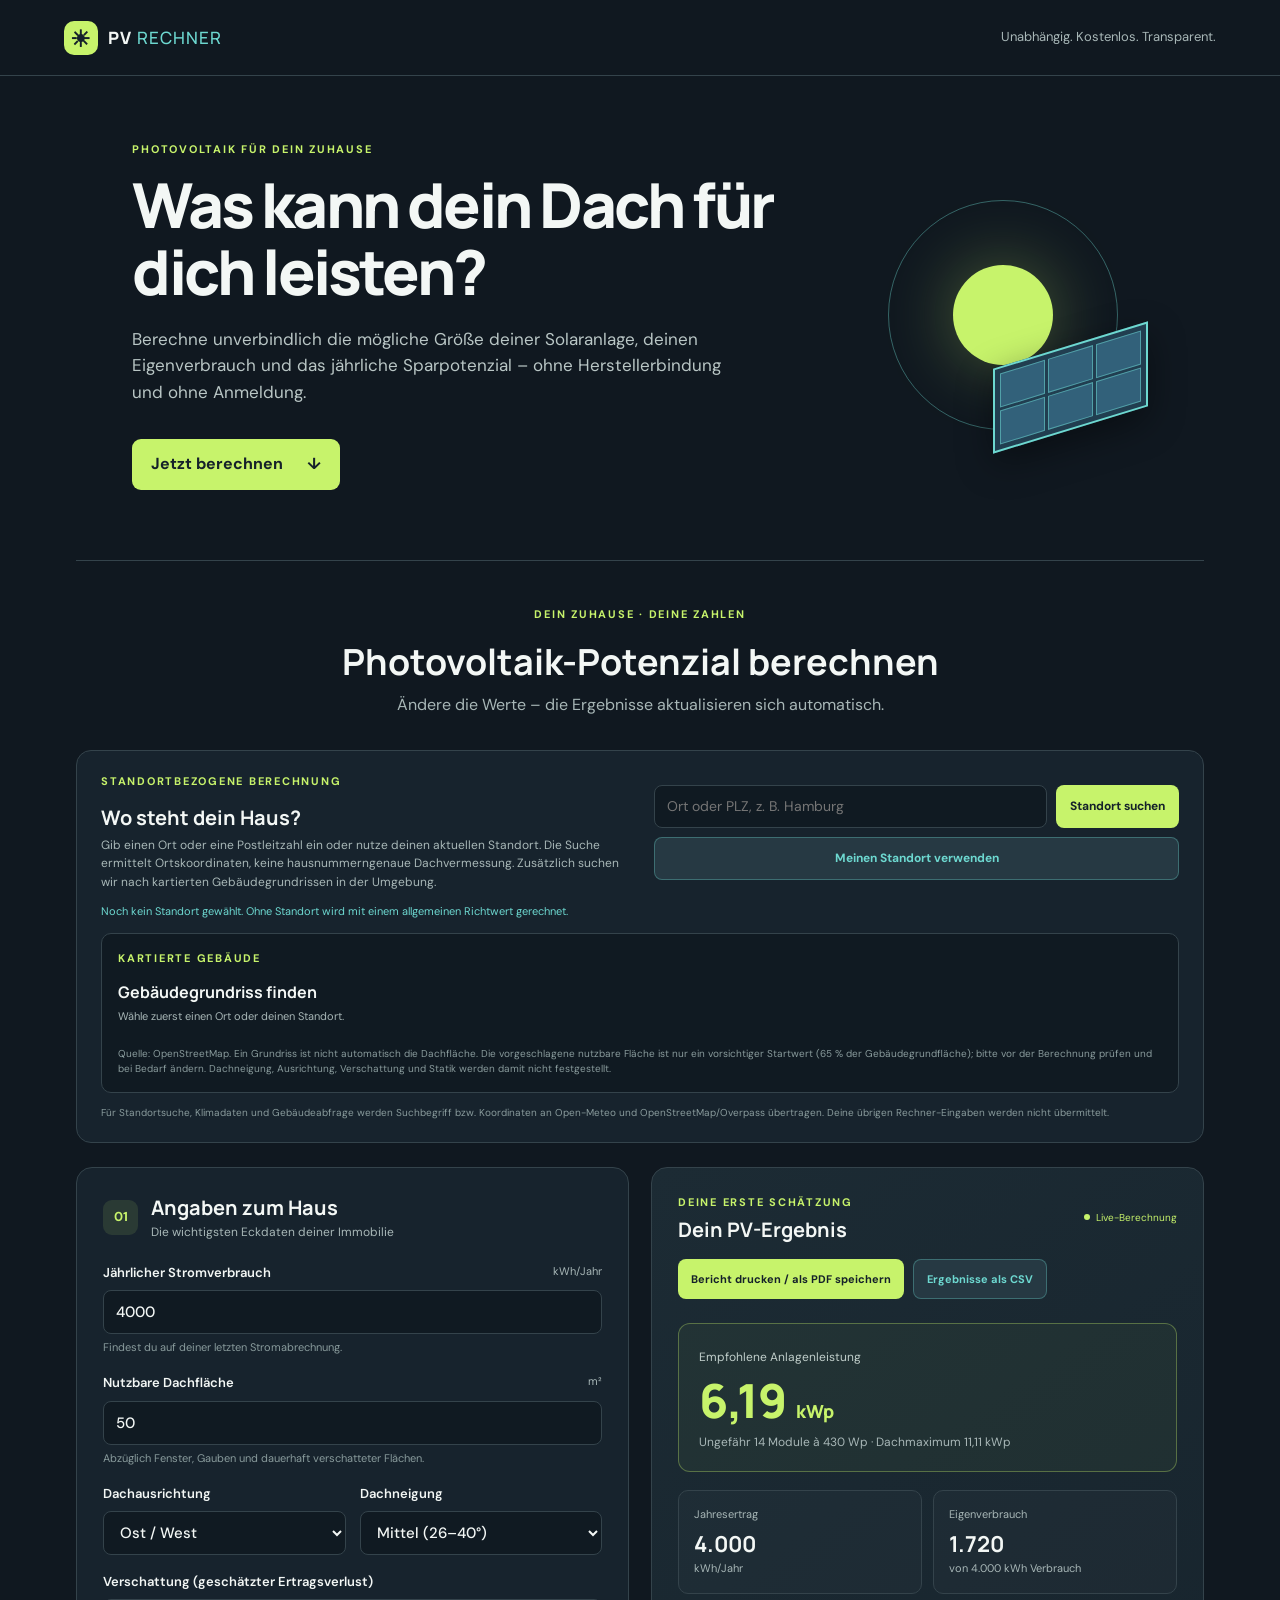
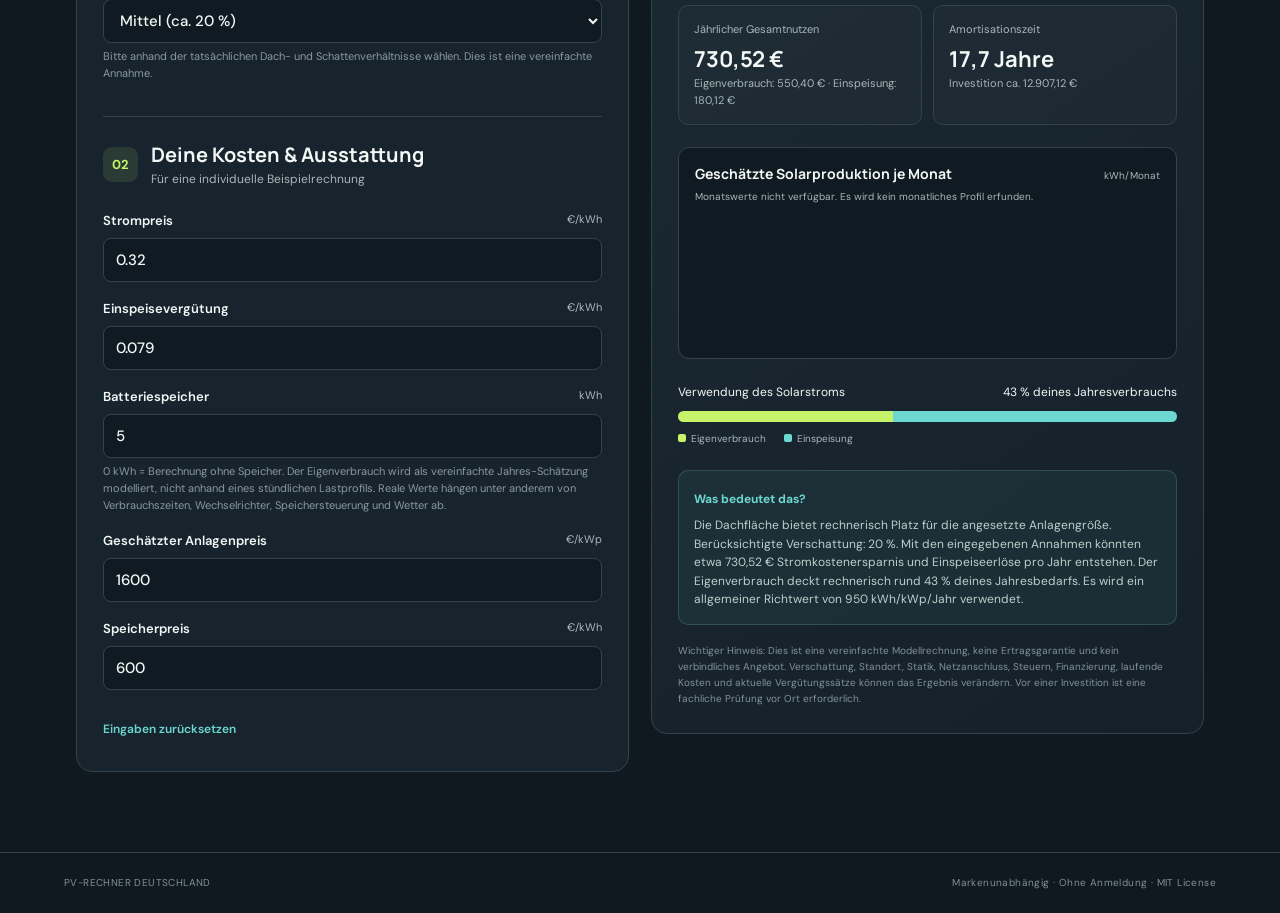
<file: docs/index.html>
<!doctype html>
<html lang="de">
<head>
  <meta charset="utf-8">
  <meta name="viewport" content="width=device-width, initial-scale=1">
  <meta name="theme-color" content="#101820">
  <meta name="description" content="Kostenloser, markenunabhängiger Photovoltaik-Rechner für Eigenheime in Deutschland.">
  <title>PV-Rechner Deutschland – unabhängig & kostenlos</title>
  <link rel="stylesheet" href="styles.css">
  <script src="pv-model.js" defer></script>
  <script src="app.js" defer></script>
</head>
<body>
  <header class="site-header">
    <a class="brand" href="#" aria-label="PV Rechner Startseite"><span class="brand-mark">☀</span><span>PV<span class="brand-light">RECHNER</span></span></a>
    <span class="header-note">Unabhängig. Kostenlos. Transparent.</span>
  </header>
  <main>
    <section class="hero">
      <div class="hero-copy">
        <p class="eyebrow">PHOTOVOLTAIK FÜR DEIN ZUHAUSE</p>
        <h1>Was kann dein Dach für dich leisten?</h1>
        <p class="intro">Berechne unverbindlich die mögliche Größe deiner Solaranlage, deinen Eigenverbrauch und das jährliche Sparpotenzial – ohne Herstellerbindung und ohne Anmeldung.</p>
        <a class="primary-link" href="#rechner">Jetzt berechnen <span aria-hidden="true">↓</span></a>
      </div>
      <div class="sun-graphic" aria-hidden="true"><div class="sun-core"></div><div class="sun-orbit"></div><div class="panel-graphic"><i></i><i></i><i></i><i></i><i></i><i></i></div></div>
    </section>
    <section class="calculator-section" id="rechner">
      <div class="section-heading">
        <p class="eyebrow">DEIN ZUHAUSE · DEINE ZAHLEN</p>
        <h2>Photovoltaik-Potenzial berechnen</h2>
        <p>Ändere die Werte – die Ergebnisse aktualisieren sich automatisch.</p>
      </div>
      <section class="location-panel" aria-labelledby="location-title">
        <div class="location-copy">
          <p class="eyebrow">STANDORTBEZOGENE BERECHNUNG</p>
          <h3 id="location-title">Wo steht dein Haus?</h3>
          <p>Gib einen Ort oder eine Postleitzahl ein oder nutze deinen aktuellen Standort. Die Suche ermittelt Ortskoordinaten, keine hausnummerngenaue Dachvermessung. Zusätzlich suchen wir nach kartierten Gebäudegrundrissen in der Umgebung.</p>
        </div>
        <div class="location-controls">
          <label class="sr-only" for="location-search">Ort oder Postleitzahl</label>
          <input id="location-search" type="search" placeholder="Ort oder PLZ, z. B. Hamburg" autocomplete="postal-code">
          <button id="location-search-button" type="button" class="location-button">Standort suchen</button>
          <button id="locate-button" type="button" class="location-button secondary">Meinen Standort verwenden</button>
        </div>
        <p id="location-status" class="location-status" role="status" aria-live="polite">Noch kein Standort gewählt. Ohne Standort wird mit einem allgemeinen Richtwert gerechnet.</p>
        <p id="location-details" class="location-details" hidden></p>
        <section class="building-panel" aria-labelledby="building-title">
          <div>
            <p class="eyebrow">KARTIERTE GEBÄUDE</p>
            <h4 id="building-title">Gebäudegrundriss finden</h4>
            <p id="building-status" class="building-status" aria-live="polite">Wähle zuerst einen Ort oder deinen Standort.</p>
          </div>
          <div id="building-results" class="building-results"></div>
          <p class="building-note">Quelle: OpenStreetMap. Ein Grundriss ist nicht automatisch die Dachfläche. Die vorgeschlagene nutzbare Fläche ist nur ein vorsichtiger Startwert (65 % der Gebäudegrundfläche); bitte vor der Berechnung prüfen und bei Bedarf ändern. Dachneigung, Ausrichtung, Verschattung und Statik werden damit nicht festgestellt.</p>
        </section>
        <p class="location-privacy">Für Standortsuche, Klimadaten und Gebäudeabfrage werden Suchbegriff bzw. Koordinaten an Open-Meteo und OpenStreetMap/Overpass übertragen. Deine übrigen Rechner-Eingaben werden nicht übermittelt.</p>
      </section>
      <div class="calculator-layout">
        <form id="pv-form" class="input-panel">
          <div class="form-heading"><span class="step">01</span><div><h3>Angaben zum Haus</h3><p>Die wichtigsten Eckdaten deiner Immobilie</p></div></div>
          <label for="consumption">Jährlicher Stromverbrauch <span class="unit">kWh/Jahr</span></label>
          <input id="consumption" type="number" min="500" max="30000" step="100" value="4000" required>
          <div class="field-hint">Findest du auf deiner letzten Stromabrechnung.</div>
          <label for="roof-area">Nutzbare Dachfläche <span class="unit">m²</span></label>
          <input id="roof-area" type="number" min="6" max="500" step="1" value="50" required>
          <div class="field-hint">Abzüglich Fenster, Gauben und dauerhaft verschatteter Flächen.</div>
          <div class="two-columns">
            <div><label for="orientation">Dachausrichtung</label><select id="orientation"><option value="1">Süd</option><option value="0.94">Südost / Südwest</option><option value="0.85" selected>Ost / West</option><option value="0.72">Nordost / Nordwest</option><option value="0.62">Nord</option></select></div>
            <div><label for="tilt">Dachneigung</label><select id="tilt"><option value="0.92">Flach (0–10°)</option><option value="0.98">Leicht (11–25°)</option><option value="1" selected>Mittel (26–40°)</option><option value="0.96">Steil (41–60°)</option><option value="0.88">Sehr steil (über 60°)</option></select></div>
          </div>
          <label for="shading">Verschattung (geschätzter Ertragsverlust)</label>
          <select id="shading"><option value="1">Keine / kaum Verschattung</option><option value="0.9">Leicht (ca. 10 %)</option><option value="0.8" selected>Mittel (ca. 20 %)</option><option value="0.65">Stark (ca. 35 %)</option></select>
          <div class="field-hint">Bitte anhand der tatsächlichen Dach- und Schattenverhältnisse wählen. Dies ist eine vereinfachte Annahme.</div>
          <div class="form-heading second"><span class="step">02</span><div><h3>Deine Kosten & Ausstattung</h3><p>Für eine individuelle Beispielrechnung</p></div></div>
          <label for="electricity-price">Strompreis <span class="unit">€/kWh</span></label>
          <input id="electricity-price" type="number" min="0.05" max="1" step="0.01" value="0.32" required>
          <label for="feed-in">Einspeisevergütung <span class="unit">€/kWh</span></label>
          <input id="feed-in" type="number" min="0" max="1" step="0.001" value="0.079" required>
          <label for="battery">Batteriespeicher <span class="unit">kWh</span></label>
          <input id="battery" type="number" min="0" max="30" step="0.5" value="5">
          <div class="field-hint">0 kWh = Berechnung ohne Speicher. Der Eigenverbrauch wird als vereinfachte Jahres-Schätzung modelliert, nicht anhand eines stündlichen Lastprofils. Reale Werte hängen unter anderem von Verbrauchszeiten, Wechselrichter, Speichersteuerung und Wetter ab.</div>
          <label for="system-cost">Geschätzter Anlagenpreis <span class="unit">€/kWp</span></label>
          <input id="system-cost" type="number" min="500" max="5000" step="50" value="1600">
          <label for="battery-cost">Speicherpreis <span class="unit">€/kWh</span></label>
          <input id="battery-cost" type="number" min="100" max="2000" step="50" value="600">
          <button class="reset-button" type="reset">Eingaben zurücksetzen</button>
        </form>
        <section class="results-panel" aria-live="polite" aria-label="Berechnungsergebnisse">
          <div class="results-top"><div><p class="eyebrow">DEINE ERSTE SCHÄTZUNG</p><h3>Dein PV-Ergebnis</h3></div><span class="live-dot">Live-Berechnung</span></div>
          <div class="report-actions"><button id="print-report" type="button">Bericht drucken / als PDF speichern</button><button id="export-csv" type="button" class="secondary">Ergebnisse als CSV</button></div>
          <div id="calc-error" class="calc-error" role="alert" hidden></div>
          <div class="main-result"><span>Empfohlene Anlagenleistung</span><strong id="system-size">– <small>kWp</small></strong><p id="panel-count">–</p></div>
          <div class="metrics-grid">
            <article class="metric"><span>Jahresertrag</span><strong id="yield">–</strong><small>kWh/Jahr</small></article>
            <article class="metric"><span>Eigenverbrauch</span><strong id="self-use">–</strong><small id="self-use-detail">kWh/Jahr</small></article>
            <article class="metric"><span>Jährlicher Gesamtnutzen</span><strong id="savings">–</strong><small id="savings-detail">Eigenverbrauch + Einspeisung</small></article>
            <article class="metric"><span>Amortisationszeit</span><strong id="payback">–</strong><small id="investment">geschätzte Investition</small></article>
          </div>
          <section class="monthly-panel" aria-labelledby="monthly-title">
            <div class="monthly-heading"><h4 id="monthly-title">Geschätzte Solarproduktion je Monat</h4><span>kWh/Monat</span></div>
            <p id="monthly-status" class="monthly-status" role="status">Wähle einen Standort, um ein monatliches Strahlungsprofil zu laden.</p>
            <div id="monthly-yield" class="monthly-chart" aria-label="Monatliche geschätzte Solarproduktion"></div>
          </section>
          <div class="energy-bar-wrap"><div class="bar-label"><span>Verwendung des Solarstroms</span><span id="coverage">–</span></div><div class="energy-bar"><span id="used-bar"></span><span id="export-bar"></span></div><div class="legend"><span><i class="legend-own"></i>Eigenverbrauch</span><span><i class="legend-export"></i>Einspeisung</span></div></div>
          <div class="assumption-box"><strong>Was bedeutet das?</strong><p id="summary">Gib deine Daten ein, um eine erste Orientierung zu erhalten.</p></div>
          <div id="partner-cta" class="partner-cta" hidden><div><strong id="partner-cta-title">Nächster Schritt</strong><p>Du möchtest deine Planung mit einem Fachbetrieb besprechen? Öffne direkt dessen Kontaktseite.</p></div><a id="partner-cta-link" href="#" target="_blank" rel="noopener noreferrer">Beratung anfragen <span aria-hidden="true">↗</span></a></div>
          <p class="disclaimer">Wichtiger Hinweis: Dies ist eine vereinfachte Modellrechnung, keine Ertragsgarantie und kein verbindliches Angebot. Verschattung, Standort, Statik, Netzanschluss, Steuern, Finanzierung, laufende Kosten und aktuelle Vergütungssätze können das Ergebnis verändern. Vor einer Investition ist eine fachliche Prüfung vor Ort erforderlich.</p>
        </section>
      </div>
    </section>
  </main>
  <footer><span>PV-RECHNER DEUTSCHLAND</span><span>Markenunabhängig · Ohne Anmeldung · MIT License</span></footer>
</body>
</html>
</file>
<file: docs/styles.css>
@import url('https://fonts.googleapis.com/css2?family=DM+Sans:wght@400;500;600;700&family=Manrope:wght@400;500;600;700;800&display=swap');
:root{color-scheme:dark;--bg:#101820;--panel:#17232d;--panel2:#1d2b35;--text:#f3f7f5;--muted:#a8b7b7;--line:#34434b;--lime:#c7f36b;--cyan:#6dd8d0}
*{box-sizing:border-box}html{scroll-behavior:smooth}body{margin:0;background:var(--bg);color:var(--text);font-family:'DM Sans',sans-serif;line-height:1.55}.site-header{height:76px;display:flex;align-items:center;justify-content:space-between;padding:0 max(5vw,22px);border-bottom:1px solid var(--line)}.brand{display:flex;gap:10px;align-items:center;color:var(--text);text-decoration:none;font:800 17px Manrope,sans-serif;letter-spacing:.06em}.brand-mark{display:grid;place-items:center;width:34px;height:34px;border-radius:10px;background:var(--lime);color:#14202a;font-size:23px}.brand-light{font-weight:500;color:var(--cyan);margin-left:5px}.header-note{font-size:13px;color:var(--muted)}main{max-width:1180px;margin:auto;padding:0 26px}.hero{min-height:430px;display:flex;align-items:center;justify-content:space-between;gap:40px;padding:65px 5% 70px}.hero-copy{max-width:650px}.eyebrow{font-size:11px;font-weight:700;letter-spacing:.16em;color:var(--lime);margin:0 0 14px}.hero h1{font:800 clamp(38px,5vw,62px)/1.08 Manrope,sans-serif;letter-spacing:-.045em;margin:0 0 20px}.intro{max-width:590px;color:#b9c6c5;font-size:17px}.primary-link{display:inline-flex;gap:24px;align-items:center;margin-top:17px;padding:13px 19px;border-radius:9px;background:var(--lime);color:#15212a;text-decoration:none;font-weight:700}.sun-graphic{width:290px;height:260px;position:relative;flex:none;display:grid;place-items:center}.sun-core{width:100px;height:100px;border-radius:50%;background:var(--lime);box-shadow:0 0 70px #c7f36b55}.sun-orbit{position:absolute;width:230px;height:230px;border:1px solid #6dd8d066;border-radius:50%}.panel-graphic{position:absolute;bottom:15px;right:0;width:155px;height:85px;transform:skewY(-17deg);background:#213e50;border:2px solid var(--cyan);display:grid;grid-template-columns:repeat(3,1fr);grid-template-rows:repeat(2,1fr);gap:3px;padding:5px;box-shadow:0 12px 35px #0006}.panel-graphic i{background:#32617a;border:1px solid #6dd8d088}.calculator-section{padding:45px 0 80px;border-top:1px solid var(--line)}.section-heading{text-align:center;margin-bottom:32px}.section-heading h2{font:700 clamp(27px,3vw,36px) Manrope,sans-serif;margin:0 0 7px}.section-heading>p:last-child{color:var(--muted);margin:0}.calculator-layout{display:grid;grid-template-columns:minmax(0,1fr) minmax(0,1fr);gap:22px;align-items:start}.input-panel,.results-panel{background:var(--panel);border:1px solid var(--line);border-radius:16px;padding:26px}.form-heading{display:flex;gap:13px;align-items:center;margin-bottom:22px}.step{width:35px;height:35px;display:grid;place-items:center;border-radius:9px;background:#c7f36b1c;color:var(--lime);font-weight:700;font-size:13px}.form-heading h3,.results-top h3{font:700 20px Manrope,sans-serif;margin:0}.form-heading p{font-size:12px;color:var(--muted);margin:2px 0 0}.input-panel label{display:flex;justify-content:space-between;gap:12px;font-size:13px;font-weight:600;margin:17px 0 7px}.unit{font-size:11px;color:var(--muted);font-weight:400}.input-panel input,.input-panel select{width:100%;height:44px;border-radius:8px;border:1px solid var(--line);background:#101a22;color:var(--text);padding:0 12px;font:500 15px 'DM Sans',sans-serif;outline:none}.input-panel input:focus,.input-panel select:focus{border-color:var(--cyan);box-shadow:0 0 0 3px #6dd8d01c}.field-hint{font-size:11px;color:#899b9c;margin-top:5px}.two-columns{display:grid;grid-template-columns:1fr 1fr;gap:14px}.form-heading.second{margin-top:34px;padding-top:24px;border-top:1px solid var(--line)}.reset-button{margin-top:23px;border:0;background:none;color:var(--cyan);font:600 12px 'DM Sans';cursor:pointer;padding:8px 0}.results-panel{background:linear-gradient(145deg,#1c2b34,#15212a)}.results-top{display:flex;align-items:center;justify-content:space-between;gap:10px}.results-top .eyebrow{margin-bottom:5px}.live-dot{font-size:10px;color:var(--lime);white-space:nowrap}.live-dot:before{content:'';display:inline-block;width:6px;height:6px;border-radius:50%;background:var(--lime);margin:0 6px 1px 0}.main-result{margin:24px 0 18px;padding:20px;border:1px solid #c7f36b55;border-radius:12px;background:#c7f36b0b}.main-result>span{font-size:12px;color:#c0ceca}.main-result strong{display:block;font:800 47px/1.2 Manrope,sans-serif;color:var(--lime);margin:4px 0}.main-result strong small{font-size:18px}.main-result p{font-size:12px;color:var(--muted);margin:0}.metrics-grid{display:grid;grid-template-columns:1fr 1fr;gap:11px}.metric{padding:15px;border:1px solid var(--line);border-radius:10px;background:#ffffff05}.metric span,.metric small{display:block;color:var(--muted);font-size:11px}.metric strong{display:block;font:700 22px Manrope,sans-serif;margin:6px 0 1px;overflow-wrap:anywhere}.energy-bar-wrap{margin:24px 0}.bar-label{display:flex;justify-content:space-between;font-size:12px;margin-bottom:9px}.energy-bar{height:11px;border-radius:20px;background:#34434b;overflow:hidden;display:flex}.energy-bar span{height:100%;transition:width .2s}.energy-bar #used-bar{background:var(--lime)}.energy-bar #export-bar{background:var(--cyan)}.legend{display:flex;gap:18px;margin-top:9px;color:var(--muted);font-size:10px}.legend i{display:inline-block;width:8px;height:8px;border-radius:2px;margin-right:5px}.legend-own{background:var(--lime)}.legend-export{background:var(--cyan)}.assumption-box{padding:15px;border-radius:10px;background:#6dd8d010;border:1px solid #6dd8d033}.assumption-box strong{font-size:12px;color:var(--cyan)}.assumption-box p{font-size:12px;color:#c0ceca;margin:5px 0 0}.disclaimer{font-size:10px;line-height:1.6;color:#829394;margin:18px 0 0}footer{border-top:1px solid var(--line);padding:22px max(5vw,22px);display:flex;justify-content:space-between;gap:15px;color:#819293;font-size:10px;letter-spacing:.04em}
@media(max-width:800px){.hero{min-height:0;padding:55px 2% 50px}.sun-graphic{width:190px;transform:scale(.8);margin-right:-20px}.calculator-layout{grid-template-columns:1fr}.input-panel,.results-panel{padding:22px}}@media(max-width:540px){main{padding:0 15px}.header-note{font-size:10px}.hero{padding:43px 2% 45px}.hero h1{font-size:39px}.intro{font-size:15px}.sun-graphic{display:none}.section-heading{text-align:left}.two-columns{gap:10px}.input-panel,.results-panel{padding:18px}.results-top{align-items:flex-start}.metric strong{font-size:19px}footer{flex-direction:column;gap:5px}}

.calc-error{margin:18px 0;padding:13px 15px;border:1px solid #e18c78;border-radius:9px;background:#e18c7814;color:#ffd1c7;font-size:13px}.results-panel.has-error .main-result,.results-panel.has-error .metrics-grid,.results-panel.has-error .energy-bar-wrap,.results-panel.has-error .assumption-box{opacity:.35}

.location-panel{display:grid;grid-template-columns:minmax(0,1fr) minmax(280px,1fr);gap:12px 28px;align-items:center;margin:0 0 24px;padding:22px 24px;border:1px solid var(--line);border-radius:15px;background:var(--panel)}
.location-copy h3{font:700 20px Manrope,sans-serif;margin:0 0 5px}.location-copy p:last-child{font-size:12px;color:var(--muted);margin:0;max-width:560px}.location-controls{display:grid;grid-template-columns:1fr auto;gap:9px}.location-controls input{min-width:0;height:43px;padding:0 12px;border:1px solid var(--line);border-radius:8px;background:#101a22;color:var(--text);font:14px 'DM Sans',sans-serif}.location-button{min-height:43px;padding:0 14px;border:0;border-radius:8px;background:var(--lime);color:#15212a;font:700 12px 'DM Sans',sans-serif;cursor:pointer}.location-button.secondary{grid-column:1/-1;background:#263943;color:var(--cyan);border:1px solid #6dd8d055}.location-button:disabled{opacity:.55;cursor:wait}.location-status,.location-details{grid-column:1/-1;margin:0;font-size:11px;color:var(--cyan)}.location-details{color:var(--muted)}.sr-only{position:absolute;width:1px;height:1px;padding:0;margin:-1px;overflow:hidden;clip:rect(0,0,0,0);white-space:nowrap;border:0}
@media(max-width:800px){.location-panel{grid-template-columns:1fr;padding:19px}.location-controls{grid-template-columns:1fr}.location-button.secondary{grid-column:auto}}

.partner-cta{display:flex;align-items:center;justify-content:space-between;gap:18px;margin:18px 0;padding:17px;border:1px solid #c7f36b66;border-radius:12px;background:#c7f36b0d}.partner-cta[hidden]{display:none}.partner-cta strong{font:700 14px Manrope,sans-serif;color:var(--lime)}.partner-cta p{font-size:11px;color:var(--muted);margin:4px 0 0}.partner-cta a{display:inline-flex;align-items:center;justify-content:center;gap:10px;flex:none;padding:12px 15px;border-radius:8px;background:var(--lime);color:#15212a;text-decoration:none;font-size:12px;font-weight:700}.partner-cta a:hover{filter:brightness(1.06)}@media(max-width:540px){.partner-cta{align-items:stretch;flex-direction:column}.partner-cta a{width:100%}}

.location-privacy{grid-column:1/-1;margin:0;font-size:10px;line-height:1.5;color:#899b9c}

.report-actions{display:flex;gap:9px;flex-wrap:wrap;margin:16px 0 0}
.report-actions button{min-height:40px;padding:0 13px;border:0;border-radius:8px;background:var(--lime);color:#15212a;font:700 11px 'DM Sans',sans-serif;cursor:pointer}
.report-actions button.secondary{background:#263943;color:var(--cyan);border:1px solid #6dd8d055}
@media print{
  :root{color-scheme:light}body{background:#fff!important;color:#17232d!important;font-size:11pt}
  .site-header,.hero,.input-panel,.location-controls,.location-privacy,footer,.report-actions,.primary-link{display:none!important}
  main{max-width:none;padding:0}.calculator-section{border:0;padding:0}.section-heading{text-align:left;margin:0 0 16px}
  .location-panel,.results-panel{background:#fff!important;color:#17232d!important;border:1px solid #bbb;box-shadow:none;break-inside:avoid}
  .location-copy p:last-child,.location-status,.location-details,.metric span,.metric small,.main-result>span,.main-result p,.assumption-box p,.disclaimer{color:#444!important}
  .main-result,.metric,.assumption-box{background:#fff!important;border:1px solid #bbb!important}
  .main-result strong,.metric strong,.assumption-box strong,.results-top h3{color:#17232d!important}
  .metrics-grid{grid-template-columns:1fr 1fr}.disclaimer{font-size:8pt}
}


.building-panel{grid-column:1/-1;padding:16px;border:1px solid #34434b;border-radius:10px;background:#101a22}
.building-panel h4{font:700 16px Manrope,sans-serif;margin:0 0 5px}
.building-status{font-size:11px;color:#a8b7b7;margin:0 0 10px}
.building-results{display:grid;grid-template-columns:repeat(auto-fit,minmax(220px,1fr));gap:9px}
.building-card{padding:12px;border:1px solid #34434b;border-radius:9px;background:#17232d;min-width:0}
.building-card strong{font-size:12px;color:#f3f7f5;display:block}
.building-card p{font-size:10px;color:#a8b7b7;margin:5px 0 10px}
.building-apply{width:100%;padding:10px;border:0;border-radius:7px;background:#c7f36b;color:#15212a;font:700 11px 'DM Sans',sans-serif;cursor:pointer}
.building-apply:disabled{opacity:.65;cursor:default}
.building-note{font-size:10px;line-height:1.5;color:#899b9c;margin:11px 0 0}
@media(max-width:540px){.building-results{grid-template-columns:1fr}}

.monthly-panel{margin:22px 0;padding:16px;border:1px solid var(--line);border-radius:11px;background:#101a22}
.monthly-heading{display:flex;align-items:baseline;justify-content:space-between;gap:10px}
.monthly-heading h4{font:700 14px Manrope,sans-serif;margin:0}
.monthly-heading>span,.monthly-status{font-size:10px;color:var(--muted)}
.monthly-status{line-height:1.5;margin:6px 0 12px}
.monthly-chart{display:grid;grid-template-columns:repeat(12,minmax(0,1fr));gap:5px;align-items:end;min-height:126px}
.month-column{display:flex;min-width:0;height:126px;flex-direction:column;align-items:center;justify-content:flex-end;gap:4px}
.month-value{font-size:8px;color:#c0ceca;white-space:nowrap}
.month-track{height:82px;width:100%;display:flex;align-items:flex-end;justify-content:center;background:#263943;border-radius:4px 4px 0 0;overflow:hidden}
.month-bar{display:block;width:75%;min-height:2px;background:var(--cyan);border-radius:4px 4px 0 0}
.month-label{font-size:9px;color:var(--muted)}
@media(max-width:540px){.monthly-panel{padding:11px}.monthly-chart{gap:2px}.month-value{font-size:7px}.month-label{font-size:8px}}
@media print{.monthly-panel{background:#fff!important;border-color:#bbb}.monthly-heading h4,.month-value,.month-label{color:#17232d!important}.month-track{background:#eee}.monthly-status{color:#444!important}}
</file>
